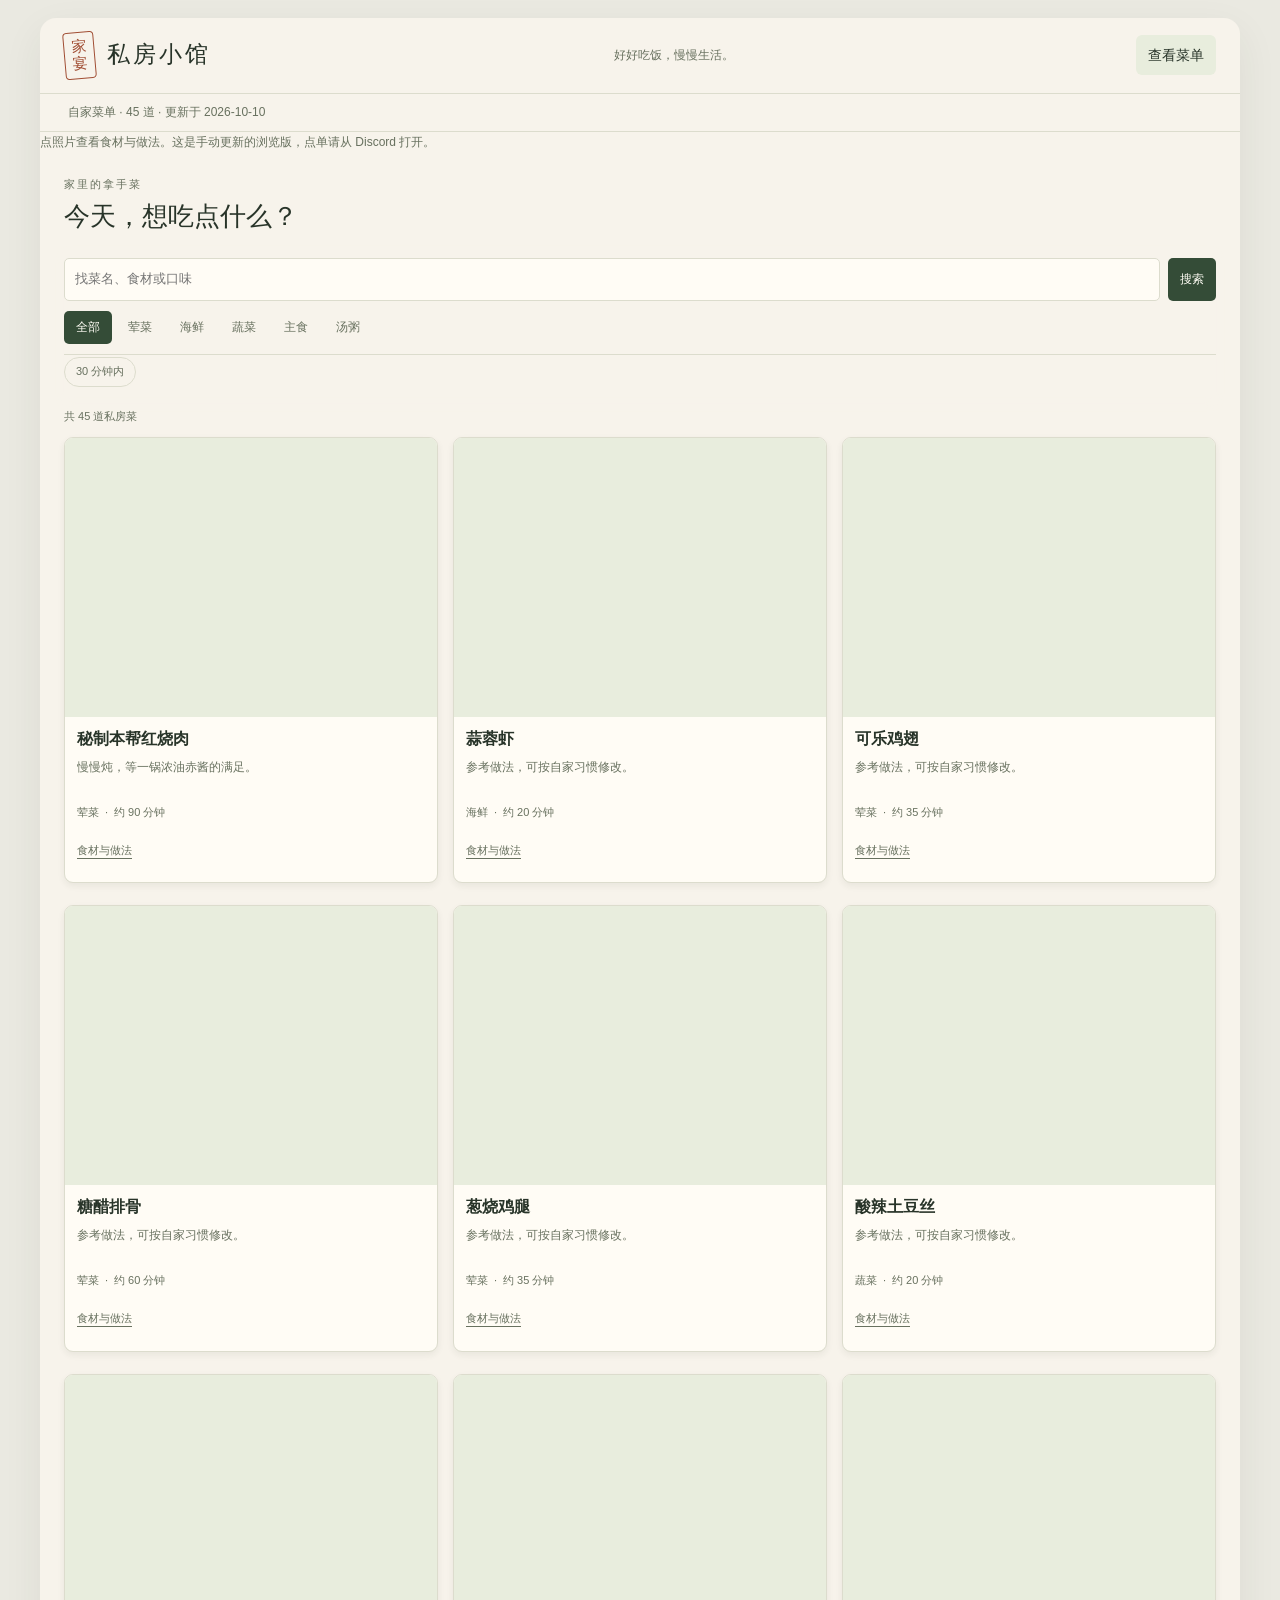
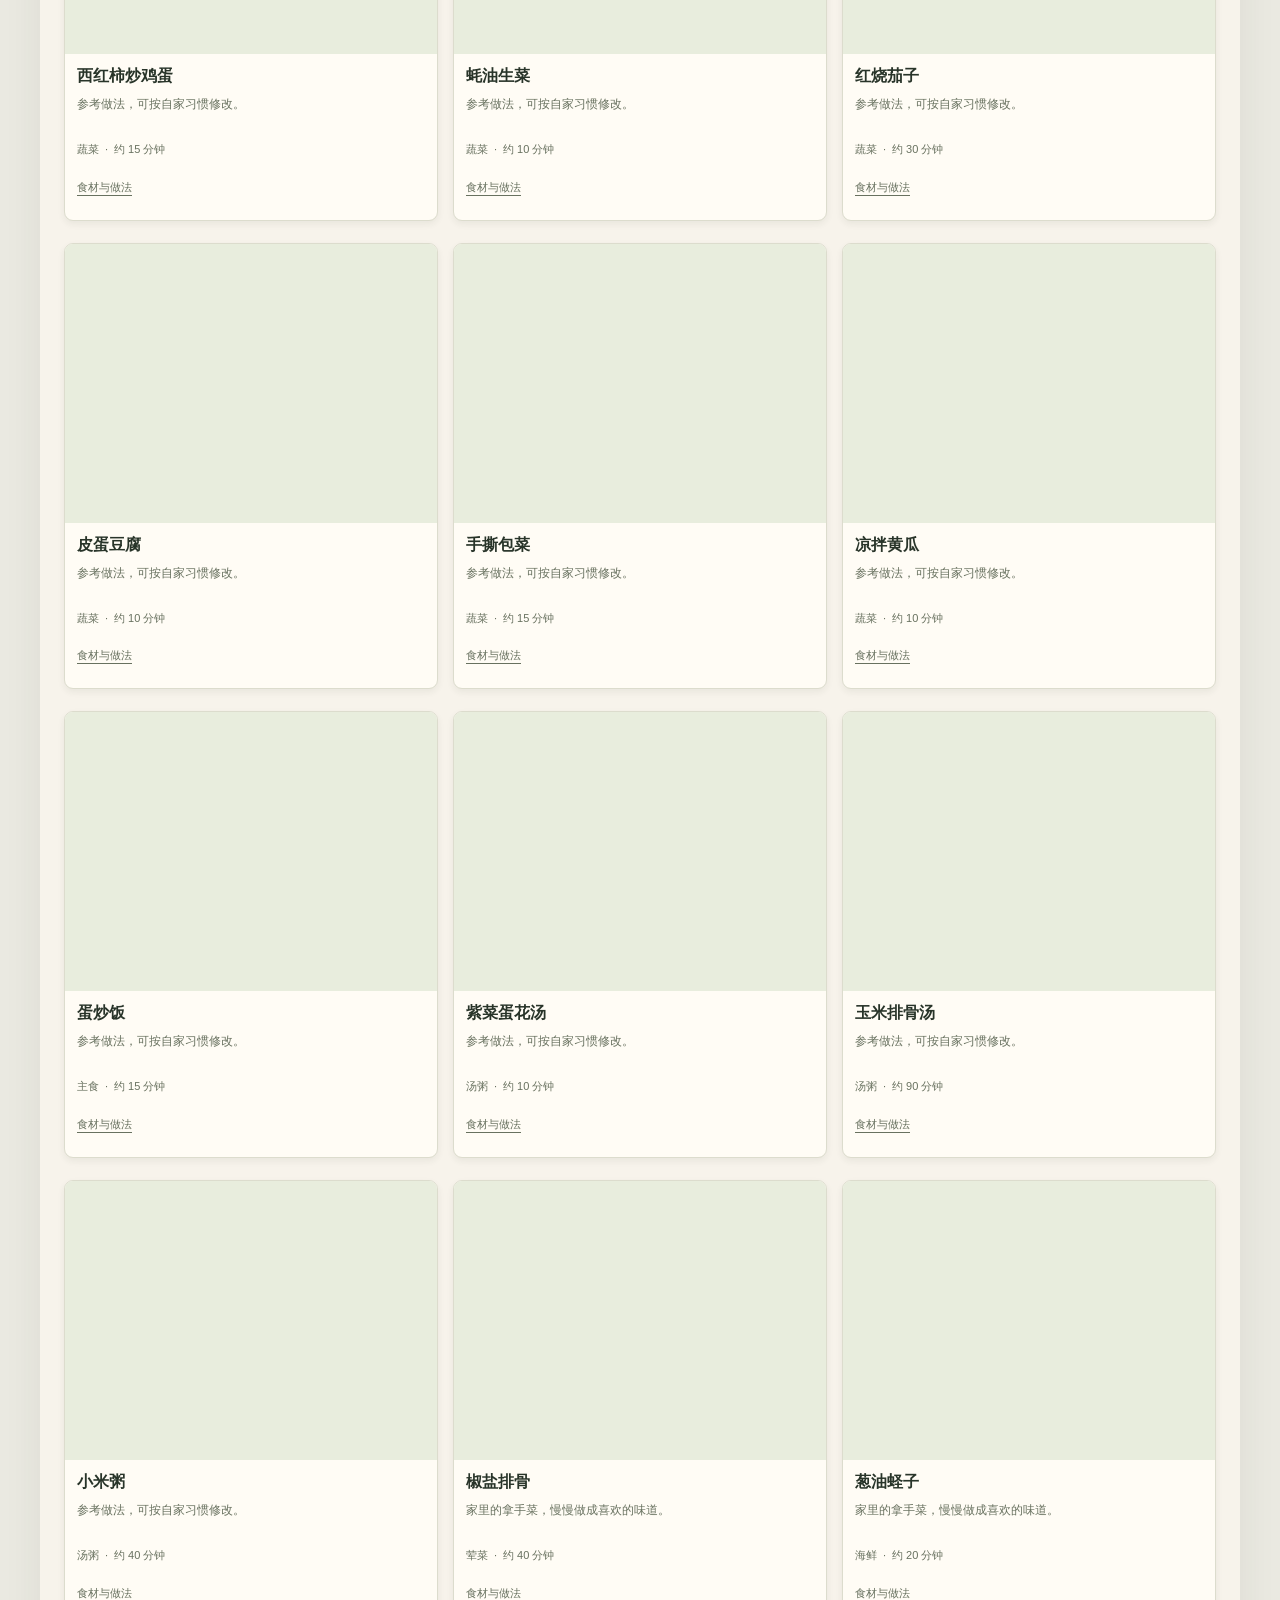
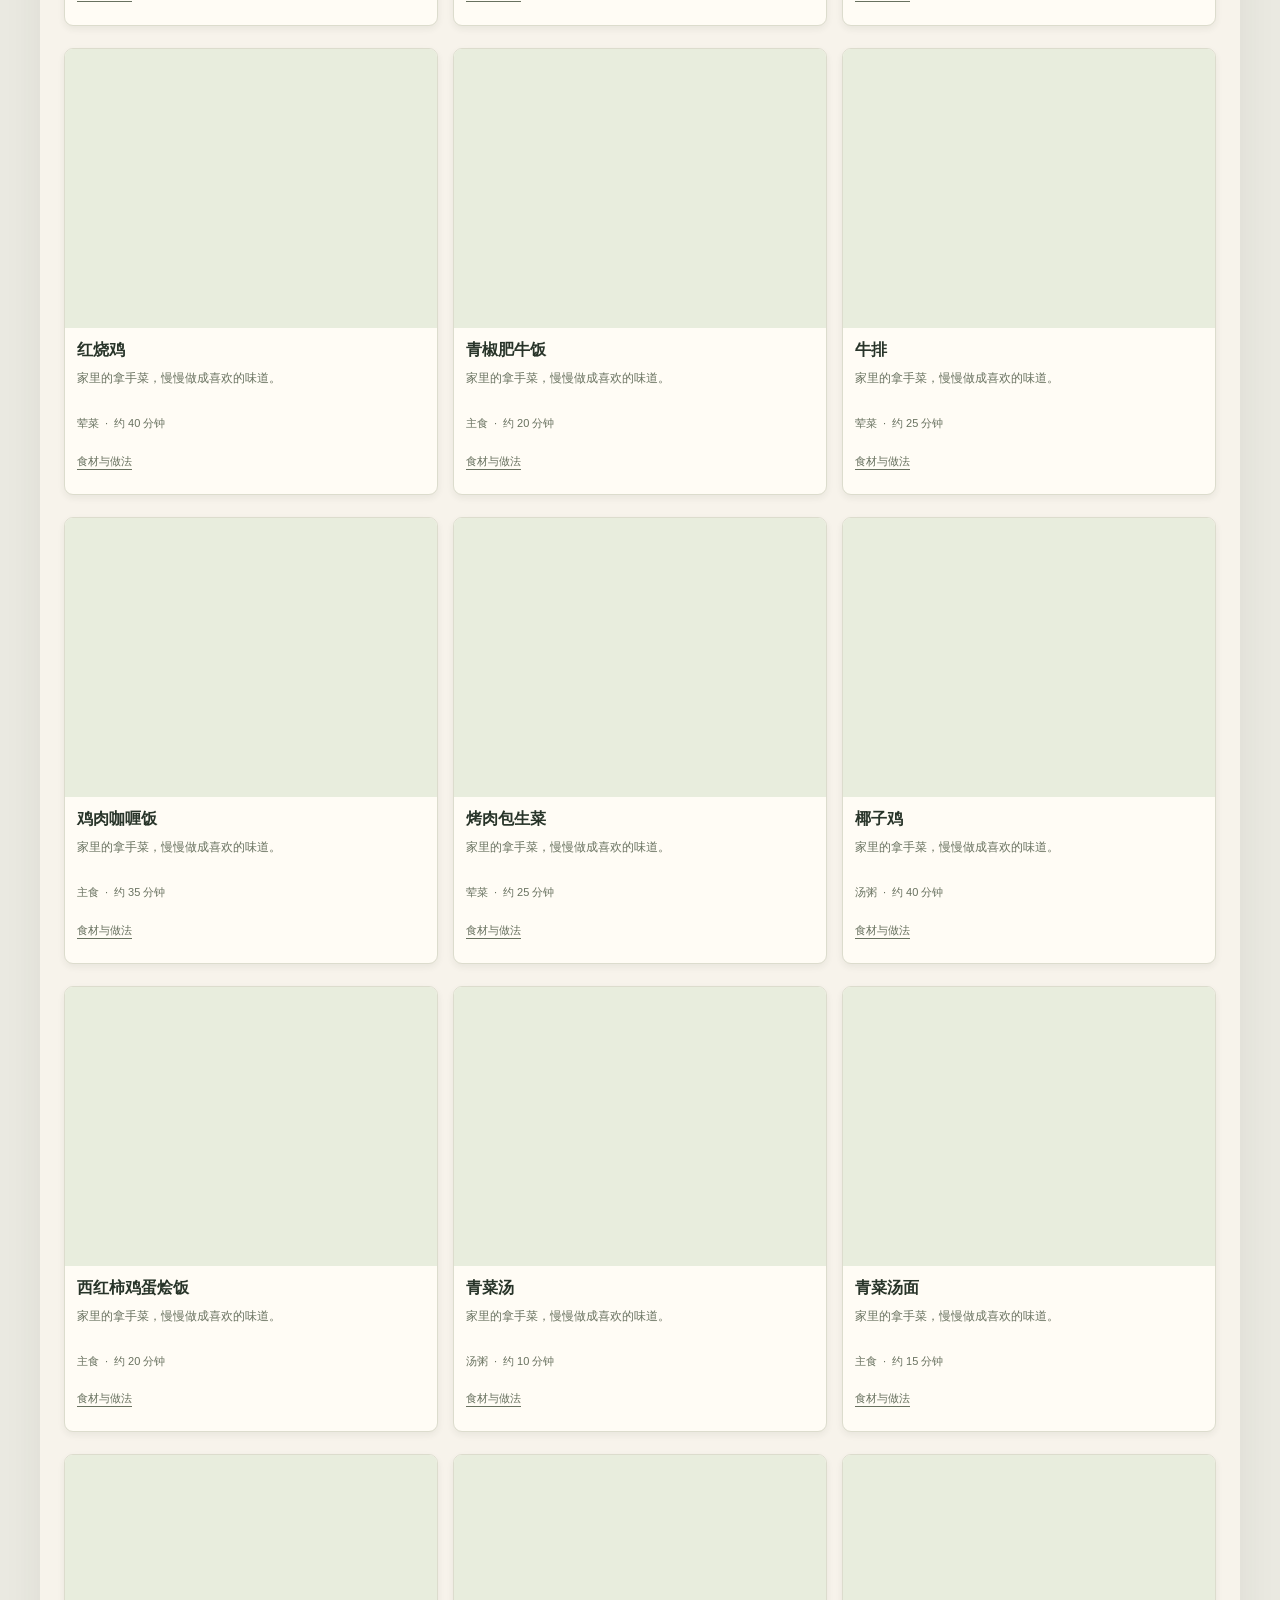
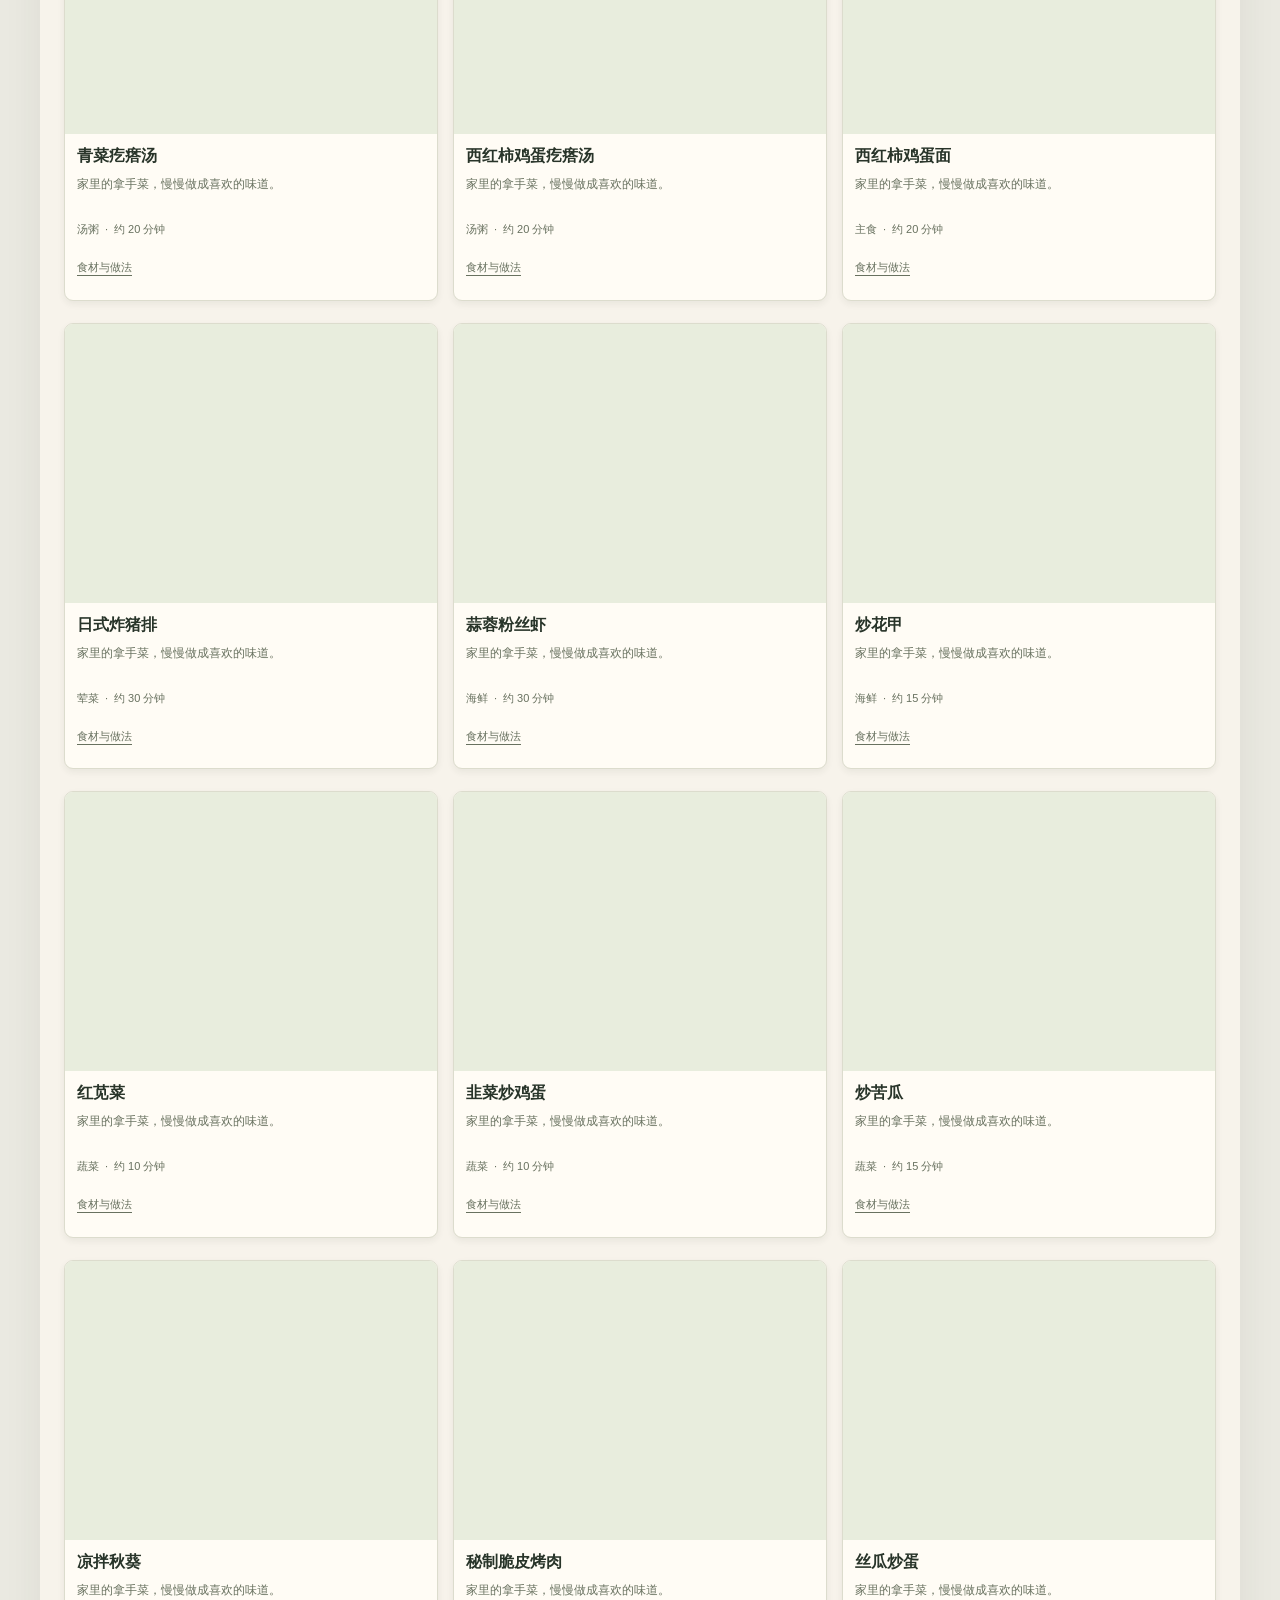
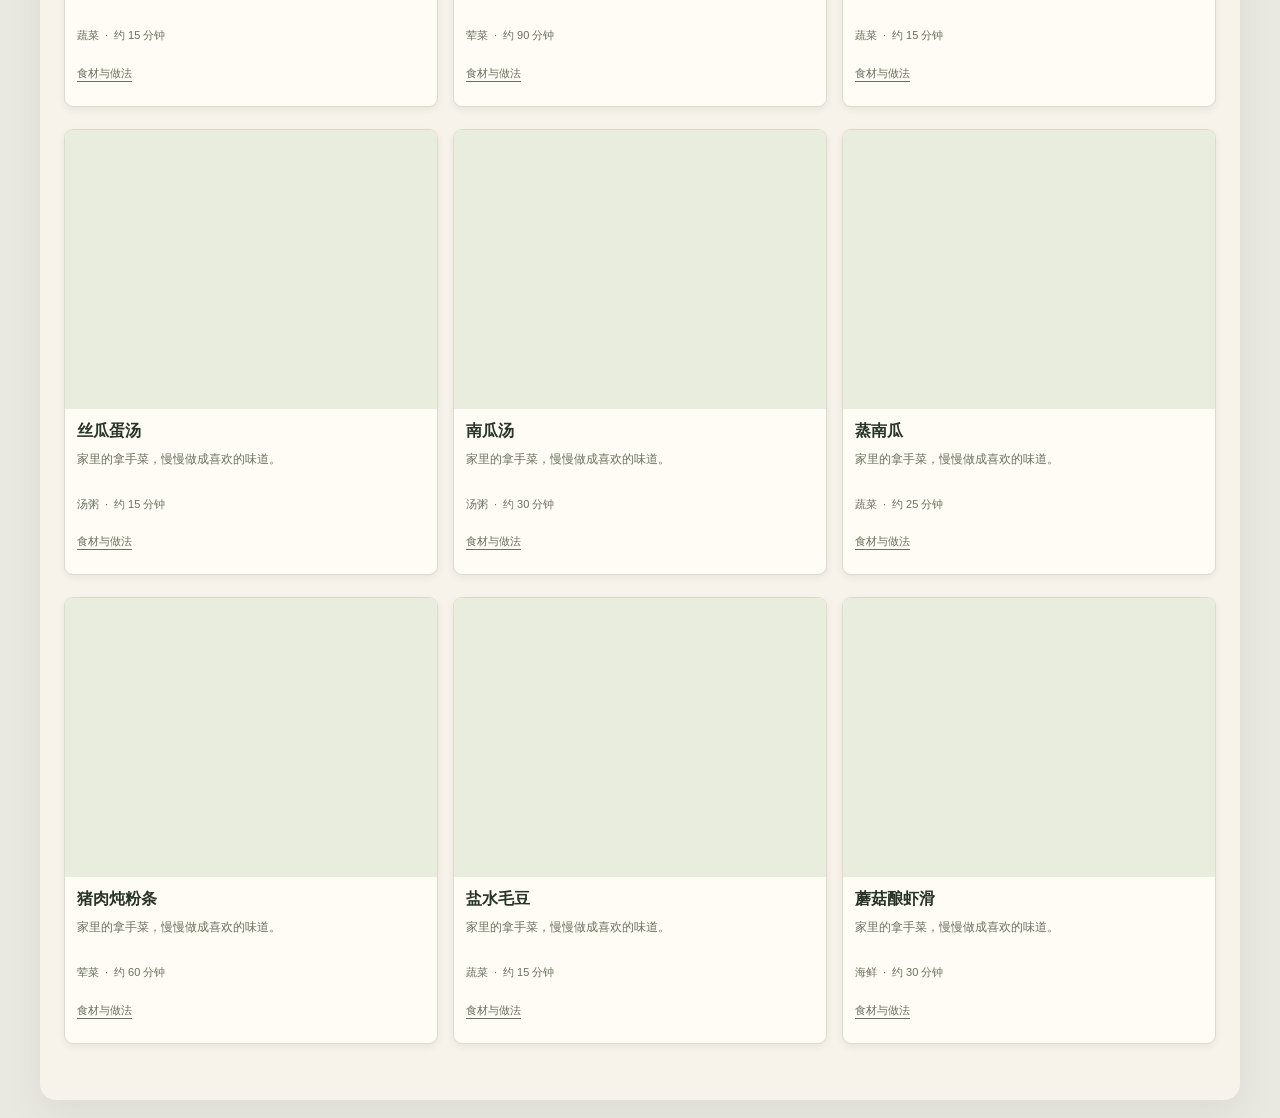
<file: bistro/index.html>
<!doctype html>
<html lang="zh-CN">
<head><meta charset="utf-8"><meta name="viewport" content="width=device-width,initial-scale=1,viewport-fit=cover"><meta name="color-scheme" content="light dark"><title>私房小馆 · 今天想吃什么</title><link rel="stylesheet" href="./style.css?v=3f7c76dc5117"><link rel="stylesheet" href="./app.css?v=b62e66a25207"><script type="module" src="./app.js?v=dce84326c729"></script></head>
<body><div id="bistro-app"><div class="kitchen" aria-label="私房小馆"><header class="k-top"><div class="k-brand"><span class="k-seal" aria-hidden="true">家<br>宴</span>私房小馆</div><span class="k-caption">好好吃饭，慢慢生活。</span></header><div class="k-loading" role="status">正在摆好餐桌…</div></div></div><noscript>请开启 JavaScript 后打开私房小馆。</noscript></body>
</html>
</file>
<file: bistro/style.css>
#bistro-app .kitchen{--k-paper:light-dark(#f7f3eb,#242722);--k-panel:light-dark(#fffcf5,#30332c);--k-ink:light-dark(#283429,#ede9de);--k-sub:light-dark(#68715f,#b3b8a9);--k-rule:light-dark(#dcdccd,#4b5143);--k-green:light-dark(#344c37,#cedcb3);--k-on:light-dark(#fffdf5,#263020);--k-soft:light-dark(#e8eddd,#3b4434);--k-red:light-dark(#a14e34,#ecaa86);--k-shadow:light-dark(#2d392b12,#00000025);--k-photo-height:192px;background:var(--k-paper);color:var(--k-ink);font-family:-apple-system,BlinkMacSystemFont,"PingFang SC","Microsoft Yahei",sans-serif;font-size:14px;line-height:1.6;min-height:760px;border-radius:16px;overflow:clip;box-shadow:0 14px 40px var(--k-shadow)}
#bistro-app .kitchen *{box-sizing:border-box}
#bistro-app .kitchen [hidden]{display:none!important}
#bistro-app .kitchen h1,#bistro-app .kitchen h2,#bistro-app .kitchen h3,#bistro-app .kitchen p{margin:0}
#bistro-app .kitchen button,#bistro-app .kitchen select,#bistro-app .kitchen textarea{font:inherit;color:inherit}
#bistro-app .kitchen button{border:0;background:transparent;min-height:40px}
#bistro-app .kitchen button:disabled{opacity:.5;cursor:default}
#bistro-app .kitchen button:not(:disabled):hover{filter:brightness(.94)}
#bistro-app .k-top{padding:22px 116px 18px 28px;display:flex;align-items:center;gap:14px;border-bottom:1px solid var(--k-rule);flex-wrap:wrap}
#bistro-app .k-brand{font-family:"Songti SC","STSong",Georgia,serif;font-size:24px;font-weight:500;letter-spacing:3px;display:flex;align-items:center;gap:12px}
#bistro-app .k-seal{font-family:"Songti SC",serif;font-size:15px;letter-spacing:0;line-height:1.15;padding:5px 7px;border:1px solid var(--k-red);color:var(--k-red);border-radius:4px;transform:rotate(-5deg)}
#bistro-app .k-caption{font-size:12px;color:var(--k-sub)}
#bistro-app .k-preview{padding:3px 9px;border:1px solid var(--k-rule);border-radius:20px;font-size:11px;color:var(--k-sub)}
#bistro-app .k-layout{display:grid;grid-template-columns:minmax(0,1fr) 248px;gap:24px;padding:24px 28px 28px}
#bistro-app .k-main{min-width:0}
#bistro-app .k-hero{display:grid;grid-template-columns:1fr 1fr;min-height:238px;background:var(--k-soft);border-radius:4px 60px 4px 4px;overflow:hidden}
#bistro-app .k-hero-copy{padding:24px;display:flex;flex-direction:column;align-items:flex-start;justify-content:center;gap:14px}
#bistro-app .k-eyebrow{color:var(--k-sub);font-size:11px;letter-spacing:2px}
#bistro-app .k-hero h1{font:500 35px/1.4 "Songti SC","STSong",Georgia,serif;letter-spacing:2px}
#bistro-app .k-hero p{color:var(--k-sub);font-size:13px}
#bistro-app .k-hero img{display:block;width:100%;height:280px;min-height:238px;object-fit:cover}
#bistro-app .k-link{padding:0;display:inline-flex;align-items:center;gap:7px;color:var(--k-green)!important;border-bottom:1px solid var(--k-green)!important;border-radius:0}
#bistro-app .k-filters{display:flex;gap:8px;flex-wrap:wrap;align-items:center;margin:22px 0 18px;padding-bottom:10px;border-bottom:1px solid var(--k-rule)}
#bistro-app .k-filters button{padding:5px 13px;color:var(--k-sub);border-radius:5px}
#bistro-app .k-filters button[aria-pressed=true]{background:var(--k-green);color:var(--k-on)}
#bistro-app .k-grid{display:grid;grid-template-columns:repeat(3,minmax(0,1fr));gap:14px}
#bistro-app .k-dish{min-width:0}
#bistro-app .k-photo-button{padding:0;display:block;width:100%;position:relative;text-align:left;border-radius:3px;overflow:hidden;background:var(--k-soft)!important}
#bistro-app .k-photo-button img{width:100%;height:var(--k-photo-height);object-fit:cover;display:block}
#bistro-app .k-number{position:absolute;left:10px;top:10px;background:var(--k-panel);color:var(--k-ink);border-radius:50%;width:28px;height:28px;text-align:center;font:14px/28px Georgia,serif}
#bistro-app .k-dish h3{font:500 17px/1.45 "Songti SC","STSong",serif;margin:12px 0 4px}
#bistro-app .k-note{color:var(--k-sub);font-size:12px;margin:3px 0 12px!important}
#bistro-app .k-meta{display:flex;align-items:center;gap:5px;color:var(--k-sub);font-size:12px}
#bistro-app .k-meta svg{width:13px;height:13px}
#bistro-app .k-dish-bottom{display:flex;align-items:center;justify-content:space-between;gap:5px;margin-top:9px}
#bistro-app .k-add{background:var(--k-green)!important;color:var(--k-on)!important;display:inline-flex;align-items:center;justify-content:center;gap:4px;padding:7px 13px;border-radius:5px;white-space:nowrap}
#bistro-app .k-add svg{width:15px;height:15px}
#bistro-app .k-detail-link{color:var(--k-sub)!important;font-size:12px!important;padding:4px 0;text-decoration:underline;text-underline-offset:4px}
#bistro-app .k-side{border-left:1px solid var(--k-rule);padding-left:23px;min-width:0}
#bistro-app .k-ticket{background:var(--k-panel);padding:22px 17px;box-shadow:0 5px 15px var(--k-shadow);position:relative;border-top:3px solid var(--k-green);border-bottom:1px dashed var(--k-rule)}
#bistro-app .k-ticket h2{font:500 24px/1.5 "Songti SC","STSong",serif;margin-bottom:3px}
#bistro-app .k-table{display:flex;justify-content:space-between;align-items:center;border-bottom:1px dashed var(--k-rule);padding:14px 0;margin-bottom:8px}
#bistro-app .k-table label{font-size:12px;color:var(--k-sub)}
#bistro-app .k-table select{background:var(--k-paper);border:1px solid var(--k-rule);padding:5px;border-radius:4px;max-width:100%}
#bistro-app .k-empty{padding:25px 4px 31px;text-align:center;color:var(--k-sub);font-size:12px}
#bistro-app .k-empty svg{display:block;margin:0 auto 14px;width:27px;height:27px;stroke-width:1.3}
#bistro-app .k-order-row{padding:12px 0;border-bottom:1px dashed var(--k-rule)}
#bistro-app .k-order-row h3{font-size:13px;font-weight:500;margin-bottom:7px}
#bistro-app .k-quantity{display:flex;align-items:center;justify-content:space-between;font-size:12px;color:var(--k-sub)}
#bistro-app .k-stepper{display:flex;align-items:center;gap:10px}
#bistro-app .k-stepper button{width:30px;min-height:30px;border:1px solid var(--k-rule);border-radius:4px;background:var(--k-paper)}
#bistro-app .k-stepper span{font-variant-numeric:tabular-nums;color:var(--k-ink)}
#bistro-app .k-comment{display:grid;gap:7px;font-size:12px;color:var(--k-sub);margin:16px 0}
#bistro-app .k-comment textarea{width:100%;resize:vertical;min-height:68px;border:1px solid var(--k-rule);background:var(--k-paper);border-radius:4px;padding:9px;font-size:13px;color:var(--k-ink)}
#bistro-app .k-total{display:flex;justify-content:space-between;align-items:center;padding:12px 0;font-size:12px}
#bistro-app .k-total strong{font-weight:500;font-size:16px}
#bistro-app .k-confirm{background:var(--k-green)!important;color:var(--k-on)!important;display:flex;justify-content:center;align-items:center;gap:8px;width:100%;padding:10px;border-radius:4px}
#bistro-app .k-smallprint{font-size:11px;color:var(--k-sub);text-align:center;margin-top:12px!important}
#bistro-app .k-source{display:flex;gap:7px;align-items:flex-start;font-size:11px;color:var(--k-sub);padding-top:18px}
#bistro-app .k-source svg{width:14px;height:14px;flex-shrink:0;margin-top:2px}
#bistro-app .k-status{color:var(--k-green);font-size:12px;min-height:20px;margin-top:10px}
#bistro-app .k-detail{background:var(--k-panel);padding:22px;border-radius:6px}
#bistro-app .k-detail-top{display:grid;grid-template-columns:1fr 1fr;gap:22px;margin-top:18px}
#bistro-app .k-detail-top img{width:100%;aspect-ratio:1;object-fit:cover;border-radius:4px}
#bistro-app .k-detail h2{font:500 29px/1.4 "Songti SC","STSong",serif;margin:12px 0}
#bistro-app .k-detail h3{font-size:14px;font-weight:500;margin-top:16px}
#bistro-app .k-detail ul,#bistro-app .k-detail ol{padding-left:21px;margin:10px 0 20px}
#bistro-app .k-detail li{margin-bottom:7px}
#bistro-app .k-back{padding:0!important;display:inline-flex;align-items:center;gap:6px;color:var(--k-sub)!important}
#bistro-app .k-book-intro{display:flex;justify-content:space-between;align-items:flex-end;gap:20px;margin:0 0 19px}
#bistro-app .k-book-intro h1{font:500 33px/1.4 "Songti SC","STSong",serif;letter-spacing:2px}
#bistro-app .k-spread{display:grid;grid-template-columns:1fr 1fr;min-height:402px;background:var(--k-panel);box-shadow:0 8px 18px var(--k-shadow)}
#bistro-app .k-spread>img{width:100%;height:100%;min-height:402px;object-fit:cover}
#bistro-app .k-page{padding:24px;background:linear-gradient(90deg,var(--k-shadow),transparent 15%),var(--k-panel);display:flex;flex-direction:column;align-items:flex-start;gap:13px;min-width:0}
#bistro-app .k-page h2{font:500 30px/1.5 "Songti SC","STSong",serif;letter-spacing:2px}
#bistro-app .k-page .k-desc{font-size:13px;color:var(--k-sub)}
#bistro-app .k-page ul{padding-left:18px;font-size:12px;margin:0;color:var(--k-sub)}
#bistro-app .k-page .k-add{margin-top:auto}
#bistro-app .k-book-nav{display:grid;grid-template-columns:repeat(3,minmax(0,1fr));gap:8px;margin-top:18px}
#bistro-app .k-book-nav button{display:flex;flex-direction:column;align-items:flex-start;gap:7px;padding:10px;text-align:left;border-top:2px solid var(--k-rule);font-size:12px}
#bistro-app .k-book-nav button[aria-pressed=true]{border-color:var(--k-green);background:var(--k-soft)}
#bistro-app .k-book-nav .k-page-num{color:var(--k-sub);font:12px Georgia,serif}
#bistro-app .k-receipt{padding:12px 0}
#bistro-app .k-receipt h3{font-size:14px;font-weight:500;margin:10px 0}
#bistro-app .k-receipt p{font-size:12px;white-space:pre-wrap;overflow-wrap:anywhere;margin:10px 0}
#bistro-app .k-receipt ul{padding-left:16px;font-size:13px}
#bistro-app .k-receipt li{margin-bottom:10px}
#bistro-app .k-receipt svg{color:var(--k-green);width:26px;height:26px}
@media(max-width:820px){#bistro-app .k-layout{grid-template-columns:minmax(0,1fr) 218px;gap:18px;padding:20px}#bistro-app .k-side{padding-left:17px}#bistro-app .k-hero-copy{padding:20px}#bistro-app .k-hero h1{font-size:29px}#bistro-app .k-grid{grid-template-columns:1fr}#bistro-app .k-dish{display:grid;grid-template-columns:120px 1fr;gap:14px;border-bottom:1px solid var(--k-rule);padding-bottom:14px}#bistro-app .k-photo-button img{height:140px}#bistro-app .k-dish h3{margin-top:4px}#bistro-app .k-note{margin-bottom:6px!important}#bistro-app .k-spread{grid-template-columns:1fr}#bistro-app .k-spread>img{height:225px;min-height:0}#bistro-app .k-page{padding:22px}#bistro-app .k-book-nav{gap:4px}#bistro-app .k-book-nav button{padding:6px}#bistro-app .k-detail-top{grid-template-columns:1fr}#bistro-app .k-detail-top img{aspect-ratio:1.8}}
@media(max-width:600px){#bistro-app .k-top{padding:20px 104px 15px 18px;gap:8px}#bistro-app .k-brand{font-size:18px;letter-spacing:1px;gap:8px;white-space:nowrap}#bistro-app .k-caption{display:none}#bistro-app .k-layout{grid-template-columns:1fr;padding:18px;gap:25px}#bistro-app .k-side{border-left:0;border-top:1px solid var(--k-rule);padding:22px 0 0}#bistro-app .k-hero{min-height:205px;grid-template-columns:1.05fr 1fr;border-top-right-radius:36px}#bistro-app .k-hero img{min-height:205px}#bistro-app .k-hero-copy{padding:16px;gap:10px}#bistro-app .k-hero h1{font-size:26px}#bistro-app .k-hero p{font-size:12px}#bistro-app .k-filters{gap:3px}#bistro-app .k-filters button{padding:6px 10px}#bistro-app .k-dish{grid-template-columns:105px 1fr;gap:12px}#bistro-app .k-photo-button img{height:142px}#bistro-app .k-dish h3{font-size:17px}#bistro-app .k-book-intro h1{font-size:28px}#bistro-app .k-detail{padding:17px}#bistro-app .k-comment textarea{font-size:16px}}
@media(max-width:400px){#bistro-app .k-hero{grid-template-columns:1fr}#bistro-app .k-hero img{order:-1;height:170px;min-height:170px}#bistro-app .k-hero-copy{padding:20px}#bistro-app .k-hero h1 br{display:none}#bistro-app .k-hero p br{display:none}}
@media(max-width:600px){#bistro-app .k-brand{font-size:18px;letter-spacing:1px;gap:8px}#bistro-app .k-hero img{height:100%}}
@media(pointer:coarse){#bistro-app .kitchen button{min-height:44px}#bistro-app .k-stepper button{width:44px}#bistro-app .k-table select{font-size:16px}}
</file>
<file: bistro/app.css>
:root{color-scheme:light dark}body{margin:0;padding:18px;background:light-dark(#eae9e1,#1c201b)}#bistro-app{max-width:1200px;margin:auto}#bistro-app .kitchen{min-height:calc(100dvh - 36px)}#bistro-app button,#bistro-app select{cursor:pointer}#bistro-app button:focus-visible,#bistro-app select:focus-visible,#bistro-app textarea:focus-visible{outline:3px solid var(--k-red);outline-offset:3px}#bistro-app .k-top{padding:20px 28px;justify-content:space-between}#bistro-app .k-header-links{display:flex;gap:8px;align-items:center;flex-wrap:wrap}#bistro-app .k-header-links button{padding:5px 12px;border-radius:6px;color:var(--k-sub)}#bistro-app .k-header-links button[aria-pressed=true]{color:var(--k-ink);background:var(--k-soft)}#bistro-app .k-layout{padding-top:25px}#bistro-app .k-hero{height:260px}#bistro-app .k-hero img{height:260px;min-height:0}#bistro-app .k-connect{margin:0;padding:9px 28px;border-bottom:1px solid var(--k-rule);color:var(--k-sub);font-size:12px;display:flex;align-items:center;justify-content:space-between;gap:12px;flex-wrap:wrap}#bistro-app .k-connect button{min-height:30px;padding:0 7px;color:var(--k-green);text-decoration:underline;text-underline-offset:4px}#bistro-app .k-connect-error{color:var(--k-red)}#bistro-app .k-loading{padding:50px 30px;text-align:center}#bistro-app .k-notice{margin:0 28px;color:var(--k-red);font-size:13px;min-height:0}#bistro-app .k-notice:not(:empty){padding:12px 0}#bistro-app .k-history{padding:24px 28px;display:grid;grid-template-columns:repeat(auto-fit,minmax(min(280px,100%),1fr));gap:20px}#bistro-app .k-history article{border-top:3px solid var(--k-green);background:var(--k-panel);padding:22px;box-shadow:0 4px 10px var(--k-shadow)}#bistro-app .k-history h2{font:500 22px/1.5 'Songti SC',serif;margin:6px 0 16px}#bistro-app .k-history ul{padding-left:20px}#bistro-app .k-history li{margin:8px 0}#bistro-app .k-history p{font-size:12px;color:var(--k-sub);white-space:pre-wrap;overflow-wrap:anywhere}#bistro-app .k-history a,#bistro-app .k-receipt a{display:inline-block;color:var(--k-green);font-size:12px;margin-top:10px;text-underline-offset:4px}#bistro-app .k-order-person{font-size:11px;color:var(--k-sub);overflow-wrap:anywhere}#bistro-app .k-person-choice{display:flex;justify-content:space-between;gap:10px;margin-top:7px}#bistro-app .k-status{min-height:0}#bistro-app .k-mine{font-size:11px;color:var(--k-sub)}#bistro-app .k-save-note{border:1px solid var(--k-rule);border-radius:5px;padding:4px 10px!important;justify-self:start}#bistro-app .k-own-note{font-size:12px;color:var(--k-sub);border-bottom:1px dashed var(--k-rule);padding:12px 0;overflow-wrap:anywhere;white-space:pre-wrap}#bistro-app .k-empty-page{padding:30px;text-align:center;color:var(--k-sub)}#bistro-app .k-error-box{margin:28px;padding:30px;background:var(--k-panel)}#bistro-app .k-error-box h2{font-family:'Songti SC',serif;font-weight:500}#bistro-app .k-error-box p{margin:15px 0}#bistro-app .k-mobile-cart{display:none}#bistro-app .k-receipt p{margin:12px 0}#bistro-app .k-muted{color:var(--k-sub);font-size:12px}
@media(min-width:1000px){#bistro-app .k-ticket{position:sticky;top:18px}}@media(max-width:650px){body{padding:0}#bistro-app .kitchen{border-radius:0;min-height:100dvh}#bistro-app .k-top{padding:17px 18px}#bistro-app .k-brand{font-size:21px;letter-spacing:2px}#bistro-app .k-header-links{gap:2px}#bistro-app .k-header-links button{padding:4px 9px;font-size:12px}#bistro-app .k-connect{padding:9px 18px}#bistro-app .k-notice{margin:0 18px}#bistro-app .k-hero{height:auto}#bistro-app .k-hero img{height:220px}#bistro-app .k-mobile-cart{display:flex;align-items:center;gap:7px;padding:8px 14px;background:var(--k-green);color:var(--k-on);border-radius:5px;margin:18px 0 0}#bistro-app .k-history{padding:20px 18px}}@media(max-width:420px){#bistro-app .k-top{align-items:flex-start}#bistro-app .k-brand{font-size:18px;gap:7px;letter-spacing:1px}#bistro-app .k-header-links{margin-left:auto}#bistro-app .k-hero img{height:170px}}@media(prefers-reduced-motion:no-preference){#bistro-app .k-add,#bistro-app .k-photo-button{transition:filter .15s ease,transform .15s ease}#bistro-app .k-add:active{transform:scale(.97)}}
#bistro-app .k-tools{display:flex;flex-wrap:wrap;align-items:center;gap:12px}#bistro-app .k-tools button{padding:9px 14px;border:1px solid var(--k-rule);border-radius:5px}#bistro-app .k-danger{color:var(--k-red)}#bistro-app .k-search{display:flex;gap:8px;margin:25px 0;flex-wrap:wrap}#bistro-app input{font:inherit;color:var(--k-ink);background:var(--k-bg);border:1px solid var(--k-rule);border-radius:5px;padding:10px;min-width:0}#bistro-app .k-search input{flex:1;min-width:180px}#bistro-app .k-search button{background:var(--k-green);color:var(--k-on);padding:8px 15px;border-radius:5px}#bistro-app .k-no-photo{display:flex;flex-direction:column;justify-content:center;align-items:center;gap:15px;min-height:200px;width:100%;background:repeating-linear-gradient(0deg,transparent,transparent 28px,#ac9f7820 29px),var(--k-soft);color:var(--k-green);padding:18px;box-sizing:border-box}#bistro-app .k-no-photo span{font-size:11px;letter-spacing:5px}#bistro-app .k-no-photo strong{font:500 28px/1.5 'Songti SC',serif}#bistro-app .k-no-photo small{font-size:11px;color:var(--k-sub)}#bistro-app .k-hero>.k-no-photo{height:260px}#bistro-app .k-section-title{padding:8px 0 22px}#bistro-app .k-section-title h1,#bistro-app .k-management h1{font:500 32px/1.5 'Songti SC',serif;margin:8px 0}#bistro-app .k-section-title p,#bistro-app .k-management>p{font-size:14px;color:var(--k-sub);line-height:1.8}#bistro-app .k-management,#bistro-app .k-editor{padding:30px;max-width:1000px;margin:auto}#bistro-app .k-manage-list{margin-top:25px;display:grid;gap:12px}#bistro-app .k-manage-list article{display:flex;align-items:center;gap:18px;border-top:1px solid var(--k-rule);padding:15px 0}#bistro-app .k-manage-list img,#bistro-app .k-manage-list .k-no-photo{width:90px;height:90px;min-height:0;object-fit:cover;border-radius:5px;flex-shrink:0}#bistro-app .k-manage-list .k-no-photo span,#bistro-app .k-manage-list .k-no-photo small{display:none}#bistro-app .k-manage-list .k-no-photo strong{font-size:14px}#bistro-app .k-manage-list article>div:nth-child(2){flex:1}#bistro-app .k-manage-list p{font-size:12px;color:var(--k-sub)}#bistro-app .k-editor-top{display:grid;grid-template-columns:1fr 1.3fr;gap:32px}#bistro-app .k-editor-photo img{width:100%;height:300px;object-fit:cover;border-radius:6px}#bistro-app .k-editor-photo{display:flex;flex-direction:column;align-items:stretch;gap:12px}#bistro-app .k-editor-photo small{font-size:12px;color:var(--k-sub)}#bistro-app .k-editor label{display:grid;gap:8px;font-size:13px;font-weight:600;margin-bottom:16px}#bistro-app .k-editor textarea{min-height:90px;padding:12px;font:400 14px/1.7 system-ui;color:var(--k-ink);background:var(--k-bg);border:1px solid var(--k-rule);border-radius:5px;resize:vertical;box-sizing:border-box;width:100%}#bistro-app .k-editor-copy{display:grid;grid-template-columns:1fr 1.3fr;gap:32px;margin-top:30px}#bistro-app .k-editor-copy textarea{min-height:280px}#bistro-app .k-file-button{background:var(--k-green);color:var(--k-on);text-align:center;padding:12px;border-radius:5px;cursor:pointer}#bistro-app .k-file-button input{font-size:12px;background:transparent;color:inherit;border:none;padding:0}#bistro-app .k-tags{display:flex;gap:6px;flex-wrap:wrap}#bistro-app .k-tags span{font-size:11px;background:var(--k-soft);padding:4px 9px;border-radius:20px}#bistro-app .k-modal{position:fixed;inset:0;background:#0008;display:grid;place-items:center;z-index:10;padding:20px}#bistro-app .k-modal>div{max-width:430px;background:var(--k-bg);padding:28px;border-radius:8px}#bistro-app .k-modal p{margin:16px 0;line-height:1.8}#bistro-app button:disabled{opacity:.5;cursor:default}#bistro-app .k-detail li{white-space:pre-wrap;overflow-wrap:anywhere}#bistro-app .k-hero .k-no-photo{min-width:0}
@media(max-width:650px){#bistro-app .k-editor-top,#bistro-app .k-editor-copy{grid-template-columns:1fr;gap:18px}#bistro-app .k-management,#bistro-app .k-editor{padding:20px 18px}#bistro-app .k-manage-list article{flex-wrap:wrap}#bistro-app .k-editor-photo img{height:220px}#bistro-app .k-hero>.k-no-photo{height:200px}#bistro-app .k-top{flex-wrap:wrap}#bistro-app .k-header-links{margin-left:0}}
#bistro-app .k-ai-link{font-size:12px;color:var(--k-sub);text-decoration:underline;text-underline-offset:4px;margin-bottom:12px}#bistro-app .k-ai-result{padding:18px;background:var(--k-soft);margin:12px 0;line-height:1.8}#bistro-app .k-modal>form{max-width:430px;background:var(--k-bg);padding:28px;border-radius:8px}#bistro-app .k-modal textarea{box-sizing:border-box;width:100%;min-height:100px;background:var(--k-soft);color:var(--k-ink);padding:12px;font:inherit;border:1px solid var(--k-rule)}
/* Compact browse-first menu, with an independently scrollable order ticket. */
#bistro-app .kitchen{--k-bg:var(--k-panel)}
#bistro-app .k-top{padding:14px 24px;gap:10px}#bistro-app .k-brand{font-size:23px}#bistro-app .k-layout{padding:20px 24px 32px;grid-template-columns:minmax(0,1fr) 250px;gap:24px;align-items:start}
#bistro-app .k-side{position:sticky;top:14px;align-self:start}#bistro-app .k-ticket{position:static;max-height:calc(100dvh - 92px);overflow:auto;overscroll-behavior:contain;scrollbar-width:thin;padding:18px 15px}#bistro-app .k-source{padding-top:12px}
#bistro-app .k-menu-heading{display:flex;align-items:center;justify-content:space-between;gap:12px;margin-bottom:12px}#bistro-app .k-menu-heading h1{font:500 26px/1.5 'Songti SC',serif;margin-top:3px}#bistro-app .k-new-dish{border:1px solid var(--k-rule);border-radius:5px;padding:5px 10px;font-size:12px;white-space:nowrap}
#bistro-app .k-browse-tools{position:sticky;top:0;z-index:3;background:var(--k-paper);padding:10px 0 0;box-shadow:0 6px 10px var(--k-paper)}#bistro-app .k-search{margin:0;flex-wrap:nowrap}#bistro-app .k-search input{min-width:0;background:var(--k-panel);font-size:13px}#bistro-app .k-search button{font-size:12px;padding:5px 12px;white-space:nowrap}#bistro-app .k-filters{margin:10px 0 0;flex-wrap:nowrap;overflow-x:auto;scrollbar-width:thin;gap:4px;padding-bottom:10px}#bistro-app .k-filters button{flex-shrink:0;min-height:33px;padding:4px 12px;font-size:12px}
#bistro-app .k-list-caption{display:flex;align-items:center;justify-content:space-between;gap:8px;font-size:11px;color:var(--k-sub);padding:11px 0}#bistro-app .k-ai-link{margin:0;min-height:28px;font-size:11px}#bistro-app .k-pool-note{margin:0 0 14px}
#bistro-app .k-grid{grid-template-columns:repeat(3,minmax(0,1fr));gap:22px 15px}#bistro-app .k-dish{display:block;position:relative;background:var(--k-panel);border:1px solid var(--k-rule);border-radius:9px;padding:0;box-shadow:0 3px 7px var(--k-shadow)}#bistro-app .k-photo-button{border-radius:8px 8px 0 0}#bistro-app .k-photo-button img,#bistro-app .k-photo-button .k-no-photo{height:auto;aspect-ratio:4/3;min-height:0;object-fit:cover}#bistro-app .k-dish-copy{padding:10px 12px 12px}#bistro-app .k-card-heading{display:flex;align-items:center;justify-content:space-between;gap:4px}#bistro-app .k-card-heading h3{margin:0;font:600 16px/1.5 'Songti SC',serif}#bistro-app .k-dish .k-note{display:-webkit-box;-webkit-line-clamp:2;-webkit-box-orient:vertical;overflow:hidden;height:36px;line-height:18px;margin:7px 0 10px!important}#bistro-app .k-dish .k-meta{font-size:11px;gap:6px}#bistro-app .k-dish-bottom{margin-top:9px}#bistro-app .k-dish .k-add{font-size:12px;min-height:34px;padding:5px 10px}#bistro-app .k-dish .k-detail-link{font-size:11px!important}#bistro-app .k-card-actions{position:relative;flex-shrink:0}#bistro-app .k-more{font-size:22px;line-height:1;min-height:28px;width:28px;border-radius:5px;color:var(--k-sub)}#bistro-app .k-card-menu{position:absolute;right:0;top:30px;z-index:5;min-width:126px;padding:5px;background:var(--k-panel);border:1px solid var(--k-rule);border-radius:6px;box-shadow:0 8px 25px #0003}#bistro-app .k-card-menu button{display:block;width:100%;text-align:left;padding:6px 10px;font-size:12px;white-space:nowrap}#bistro-app .k-card-menu button:hover{background:var(--k-soft)}
#bistro-app .k-drawer-shade{position:fixed;inset:0;z-index:8;background:#101b1680;backdrop-filter:blur(3px);display:flex;align-items:stretch;justify-content:center;padding:24px}#bistro-app .k-drawer{width:min(760px,100%);max-height:100%;overflow:auto;overscroll-behavior:contain;padding:0 28px 0;border-radius:12px;box-shadow:0 20px 80px #0005;scrollbar-width:thin}#bistro-app .k-drawer-bar{position:sticky;top:0;z-index:2;display:flex;align-items:center;justify-content:space-between;gap:12px;background:var(--k-panel);padding:12px 0;border-bottom:1px solid var(--k-rule);font-size:12px;color:var(--k-sub)}#bistro-app .k-detail-top{grid-template-columns:1fr 1fr;align-items:center;margin:24px 0;gap:24px}#bistro-app .k-detail-top img{aspect-ratio:4/3;border-radius:7px}#bistro-app .k-detail h2{font-size:28px}#bistro-app .k-recipe-body{display:grid;grid-template-columns:1fr 1.5fr;gap:28px}#bistro-app .k-recipe-body h3{font-size:16px;margin-top:0}#bistro-app .k-recipe-body li{line-height:1.9;margin-bottom:12px;font-size:13px}#bistro-app .k-recipe-body ol{padding-left:24px}#bistro-app .k-recipe-body ol li::marker{color:var(--k-red);font-weight:600}#bistro-app .k-credit{margin:12px 0!important;overflow-wrap:anywhere}#bistro-app .k-credit a{color:var(--k-green);text-underline-offset:3px}#bistro-app .k-detail-footer{position:sticky;bottom:0;background:var(--k-panel);border-top:1px solid var(--k-rule);display:flex;align-items:center;gap:18px;padding:14px 0;margin-top:22px}#bistro-app .k-detail-error{color:var(--k-red);padding:10px 0}
#bistro-app .k-modal{z-index:12}#bistro-app .k-modal>div,#bistro-app .k-modal>form{background:var(--k-panel);max-height:calc(100dvh - 40px);overflow:auto}#bistro-app .k-editor select{padding:10px;border:1px solid var(--k-rule);background:var(--k-panel);border-radius:5px}#bistro-app .k-optional{margin:22px 0}#bistro-app .k-optional summary{cursor:pointer;color:var(--k-green);padding:12px 0;border-bottom:1px solid var(--k-rule)}#bistro-app .k-editor .k-tools{margin-top:24px}#bistro-app input:focus-visible{outline:3px solid var(--k-red);outline-offset:2px}
@media(max-width:1080px){#bistro-app .k-grid{grid-template-columns:repeat(2,minmax(0,1fr))}#bistro-app .k-top>.k-caption{display:none}}
@media(max-width:760px){body{padding:8px}#bistro-app .k-layout{grid-template-columns:minmax(0,1fr) 205px;gap:14px;padding:16px}#bistro-app .k-side{padding-left:13px}#bistro-app .k-grid{grid-template-columns:1fr}#bistro-app .k-ticket{padding:14px 10px}#bistro-app .k-menu-heading h1{font-size:22px}#bistro-app .k-menu-heading{align-items:flex-start;flex-wrap:wrap}#bistro-app .k-mobile-cart{display:none}}
@media(max-width:520px){body{padding:0}#bistro-app .k-layout{grid-template-columns:1fr}#bistro-app .k-side{position:static;padding:20px 0 0;border-left:0;border-top:1px solid var(--k-rule)}#bistro-app .k-ticket{max-height:none}#bistro-app .k-grid{grid-template-columns:repeat(2,minmax(0,1fr));gap:12px}#bistro-app .k-dish-copy{padding:8px}#bistro-app .k-card-heading h3{font-size:15px}#bistro-app .k-dish .k-note{display:none}#bistro-app .k-dish .k-meta{margin:8px 0;font-size:10px}#bistro-app .k-dish-bottom{flex-wrap:wrap}#bistro-app .k-mobile-cart{display:flex;margin:0 0 14px}#bistro-app .k-drawer-shade{padding:8px}#bistro-app .k-drawer{padding:0 18px}#bistro-app .k-detail-top,#bistro-app .k-recipe-body{grid-template-columns:1fr;gap:18px}#bistro-app .k-detail-top img{max-height:240px}#bistro-app .k-drawer-bar{padding:10px 0}#bistro-app .k-menu-heading{flex-wrap:nowrap}#bistro-app .k-menu-heading h1{font-size:22px}#bistro-app .k-browse-tools{top:0}}

#bistro-app .k-editor fieldset{border:0;padding:0;margin:0;min-width:0}

/* Clear selection feedback, quiet filtering and a reachable mobile table. */
#bistro-app .k-dish-selected{border-color:var(--k-green);box-shadow:0 0 0 1px var(--k-green)}
#bistro-app .k-selected-badge{position:absolute;left:9px;bottom:9px;padding:4px 9px;border-radius:20px;background:var(--k-green);color:var(--k-on);font-size:11px;box-shadow:0 2px 8px #0003}
#bistro-app .k-card-stepper{gap:0;background:var(--k-soft);border-radius:6px;overflow:hidden;flex-shrink:0}
#bistro-app .k-card-stepper button{width:32px;min-height:34px;border:0;background:transparent}
#bistro-app .k-card-stepper span{min-width:22px;text-align:center;font-size:13px}
#bistro-app .k-quick-filters{display:flex;gap:7px;padding:2px 0 10px;flex-wrap:wrap}
#bistro-app .k-quick-filters button{min-height:30px;border:1px solid var(--k-rule);border-radius:20px;padding:3px 11px;font-size:11px;color:var(--k-sub)}
#bistro-app .k-quick-filters button[aria-pressed=true]{border-color:var(--k-green);background:var(--k-soft);color:var(--k-green)}
#bistro-app .k-empty-page{grid-column:1/-1;min-height:200px;display:flex;flex-direction:column;align-items:center;justify-content:center;gap:14px;text-align:center}
#bistro-app .k-ai-pick{padding:16px 0;border-top:1px solid var(--k-rule)}
#bistro-app .k-ai-pick h3{font:600 20px/1.4 'Songti SC',serif}
#bistro-app .k-ai-pick p{font-size:13px;margin:8px 0}
#bistro-app .k-modal .k-drawer-bar h2{font-size:22px}
#bistro-app .k-mobile-dock{display:none}
#bistro-app .k-notice:empty{display:none}
#bistro-app .k-notice:not(:empty){position:fixed;bottom:18px;left:50%;transform:translateX(-50%);z-index:16;width:max-content;max-width:min(90vw,560px);border:1px solid var(--k-rule);padding:10px 16px;background:var(--k-panel);color:var(--k-ink);box-shadow:0 5px 25px #0003;border-radius:8px;font-size:12px;pointer-events:none}
#bistro-app .k-sheet-shade{position:fixed;inset:0;z-index:10;background:#101b1680;display:flex;align-items:flex-end;justify-content:center}
#bistro-app .k-cart-sheet{width:100%;max-height:90dvh;overflow:hidden;border-radius:18px 18px 0 0;background:var(--k-panel);box-shadow:0 -15px 60px #0003}
#bistro-app .k-sheet-ticket{position:static;border:0;padding:0!important}
#bistro-app .k-sheet-ticket .k-ticket{max-height:90dvh;padding:0 20px calc(20px + env(safe-area-inset-bottom));border-top:0;box-shadow:none;overflow:auto;overscroll-behavior:contain}
#bistro-app .k-sheet-ticket .k-source{display:none}
#bistro-app .k-sheet-bar{position:sticky;top:0;z-index:2;background:var(--k-panel);display:flex;justify-content:space-between;align-items:center;padding:12px 0;border-bottom:1px solid var(--k-rule);margin-bottom:12px}
#bistro-app .k-sheet-bar button{font-size:13px;color:var(--k-sub)}
#bistro-app .k-ticket-checkout{position:sticky;bottom:0;background:var(--k-panel);padding:10px 0 2px}
@media(max-width:520px){
 #bistro-app .k-layout{padding-bottom:108px}
 #bistro-app .k-mobile-dock{position:fixed;bottom:0;left:0;right:0;z-index:5;display:flex;justify-content:space-between;align-items:center;gap:12px;padding:12px 18px calc(12px + env(safe-area-inset-bottom));background:var(--k-panel);border-top:1px solid var(--k-rule);box-shadow:0 -4px 20px #0001}
 #bistro-app .k-mobile-dock strong{font-size:14px;font-weight:600;display:block}
 #bistro-app .k-mobile-dock small{display:block;font-size:10px;color:var(--k-sub);margin-top:3px}
 #bistro-app .k-notice:not(:empty){bottom:92px}
 #bistro-app .k-card-stepper button{min-height:36px;width:30px}
 #bistro-app .k-search input,#bistro-app .k-modal textarea,#bistro-app .k-comment textarea,#bistro-app .k-editor input,#bistro-app .k-editor textarea{font-size:16px}
 #bistro-app .k-quick-filters button{min-height:36px}
 #bistro-app .k-dish-bottom{gap:8px}
}
@media(pointer:coarse){#bistro-app .k-card-stepper button{min-width:44px;min-height:44px}}
/* Discord often gives the Activity a short viewport: show food before the fold. */
@media(max-height:650px) and (min-width:521px){
 #bistro-app .k-top{padding:8px 20px}
 #bistro-app .k-seal{font-size:12px;padding:3px 6px}
 #bistro-app .k-brand{font-size:20px}
 #bistro-app .k-connect{padding:4px 20px}
 #bistro-app .k-layout{padding-top:12px}
 #bistro-app .k-menu-heading{margin-bottom:6px}
 #bistro-app .k-menu-heading .k-eyebrow{display:none}
 #bistro-app .k-menu-heading h1{font-size:22px}
 #bistro-app .k-browse-tools{padding-top:4px}
 #bistro-app .k-filters{margin-top:6px;padding-bottom:5px}
 #bistro-app .k-list-caption{padding:4px 0}
}
@media(max-height:650px) and (min-width:800px){
 #bistro-app .k-browse-tools{display:grid;grid-template-columns:minmax(0,1fr) auto;column-gap:10px;align-items:center}
 #bistro-app .k-search{grid-column:1/-1}
 #bistro-app .k-filters{min-width:0;border:0;margin:6px 0 0}
 #bistro-app .k-filters button{padding:4px 9px}
 #bistro-app .k-quick-filters{padding:5px 0 0;gap:5px}
 #bistro-app .k-quick-filters button{font-size:10px;padding:3px 8px}
}

/* Standalone menu snapshot has no shared-order controls. */
#bistro-app .k-browse-only .k-layout{grid-template-columns:minmax(0,1fr)}
#bistro-app .k-browse-only{padding-bottom:24px}
#bistro-app .k-browse-note{color:var(--k-sub);font-size:12px;line-height:1.7;margin:0 0 16px}
</file>
